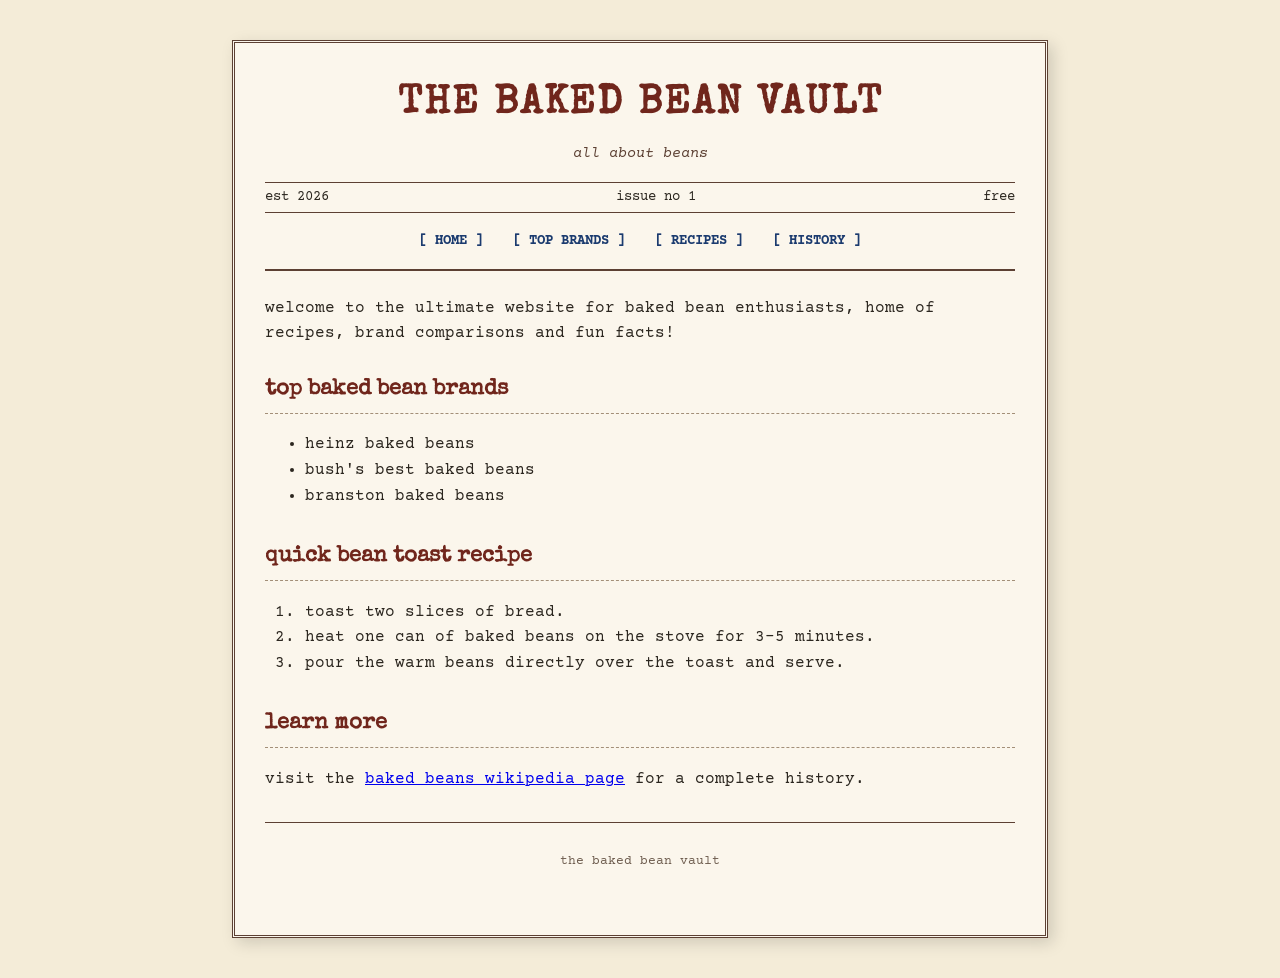
<file: index.html>
<!DOCTYPE html>
<html>
<head>
    <title>the baked bean vault</title>
   <!-- styles -->
    <link rel=stylesheet href=style.css>
</head>
 <body>

    <div class="wrapper" >
        
        <header>
            <h1>the baked bean vault</h1>
          <p class="tagline">all about beans</p>
            <div class="date-bar">
                <span>est 2026</span>
              <span>issue no 1</span>
               <span>free</span>
            </div>
            <nav>
 <a href="index.html">[ home ]</a>
                <a href="brands.html">[ top brands ]</a>
     <a href="recipes.html">[ recipes ]</a>
                <a href=history.html>[ history ]</a>
            </nav>
        </header>

        <main>
       <p>welcome to the ultimate website for baked bean enthusiasts, home of recipes, brand comparisons and fun facts!</p>

            <section id="brands">
            <h2>top baked bean brands</h2>
                <ul>
            <li>heinz baked beans</li>
                  <li>bush's best baked beans</li>
              <li>branston baked beans</li>
                </ul>
            </section>

   <section id=recipe>
                <h2>quick bean toast recipe</h2>
                <ol>
                    <li>toast two slices of bread.</li>
               <li>heat one can of baked beans on the stove for 3–5 minutes.</li>
                    <li>pour the warm beans directly over the toast and serve.
                </ol>
            </section>

            <section id="history">
                <h2>learn more</h2>
         <p>visit the <a href="https://en.wikipedia.org/wiki/Baked_beans" target=_blank>baked beans wikipedia page</a> for a complete history.</p>
            </section>
        </main>

        <footer>
            <p>the baked bean vault</p>
<br>
        </footer>

    </div>

</body>
</html>
</file>
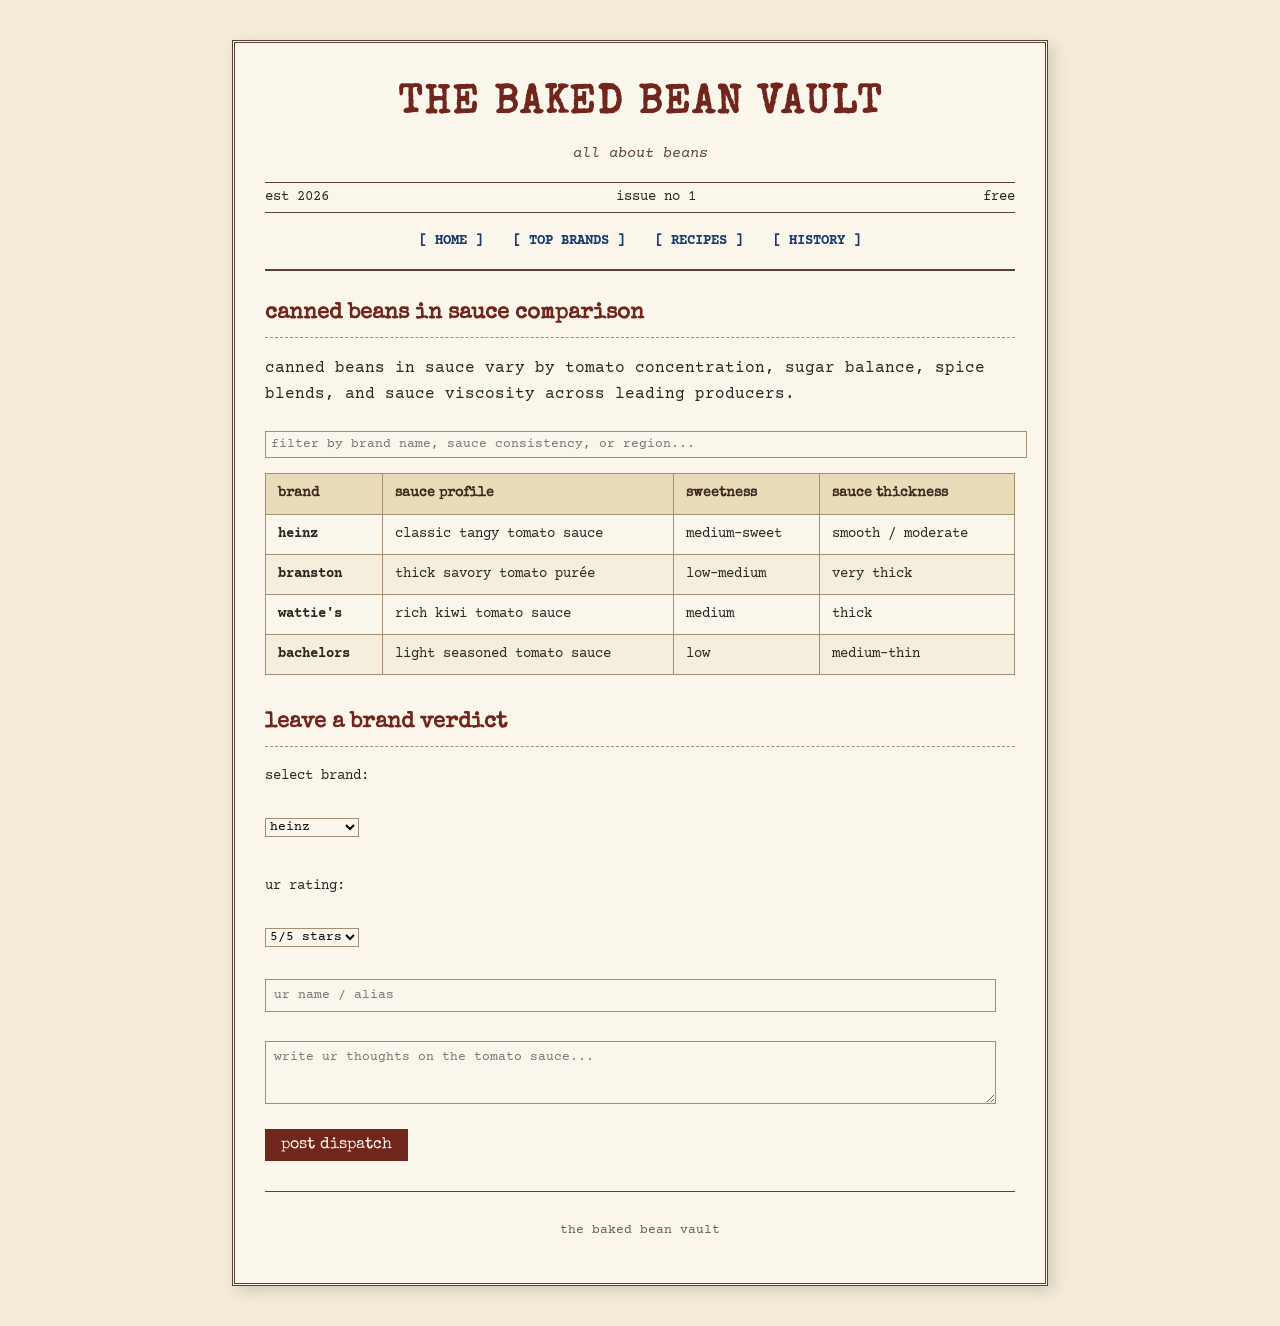
<file: brands.html>
<!DOCTYPE html>
<html>
<head>
    <title>brands - the baked bean vault</title>
    <link rel=stylesheet href=style.css>
</head>
 <body>

    <div class="wrapper">
        
        <header>
            <h1>the baked bean vault</h1>
            <p class="tagline">all about beans</p>
            <div class="date-bar">
                <span>est 2026</span>
                <span>issue no 1</span>
                <span>free</span>
            </div>
            <nav>
                <a href="index.html">[ home ]</a>
                <a href="brands.html">[ top brands ]</a>
                <a href="recipes.html">[ recipes ]</a>
                <a href=history.html>[ history ]</a>
            </nav>
        </header>

        <main>
            <h2>canned beans in sauce comparison</h2>
            <p>canned beans in sauce vary by tomato concentration, sugar balance, spice blends, and sauce viscosity across leading producers.</p>

            <div style="margin-bottom: 15px; margin-top: 20px;">
                <input type=text id="search-input" placeholder="filter by brand name, sauce consistency, or region..." style="background:#fbf6ec; border:1px solid #a38f78; font-family:'Courier Prime', monospace; width: 100%; padding: 5px;">
            </div>

            <table>
                <thead>
                    <tr>
                        <th>brand</th>
                        <th>sauce profile</th>
                        <th>sweetness</th>
                        <th>sauce thickness</th>
                    </tr>
                </thead>
                <tbody>
                    <tr>
                        <td><b>heinz</b></td>
                        <td>classic tangy tomato sauce</td>
                        <td>medium-sweet</td>
                        <td>smooth / moderate</td>
                    </tr>
                    <tr>
                        <td><b>branston</b></td>
                        <td>thick savory tomato purée</td>
                        <td>low-medium</td>
                        <td>very thick</td>
                    </tr>
                    <tr>
                        <td><b>wattie's</b></td>
                        <td>rich kiwi tomato sauce</td>
                        <td>medium</td>
                        <td>thick</td>
                    </tr>
                    <tr>
                        <td><b>bachelors</b></td>
                        <td>light seasoned tomato sauce</td>
                        <td>low</td>
                        <td>medium-thin</td>
                    </tr>
                </tbody>
            </table>

            <section id=review-section style="margin-top: 30px;">
                <h2>leave a brand verdict</h2>
                
                <label>select brand:</label><br>
                <select id="brand-select" style="background:#fbf6ec; border:1px solid #a38f78; font-family:'Courier Prime', monospace;">
                    <option value="heinz">heinz</option>
                    <option value="branston">branston</option>
                    <option value="watties">wattie's</option>
                    <option value="bachelors">bachelors</option>
                </select><br><br>

                <label>ur rating:</label><br>
                <select id="star-select" style="background:#fbf6ec; border:1px solid #a38f78; font-family:'Courier Prime', monospace;">
                    <option value="⭐⭐⭐⭐⭐">5/5 stars</option>
                    <option value="⭐⭐⭐⭐">4/5 stars</option>
                    <option value="⭐⭐⭐">3/5 stars</option>
                    <option value="⭐⭐">2/5 stars</option>
                    <option value="⭐">1/5 star</option>
                </select><br><br>

                <input type=text id="reviewer-name" placeholder="ur name / alias"><br><br>
                <textarea id="review-text" rows=3 placeholder="write ur thoughts on the tomato sauce..."></textarea><br>
                <button type=button onclick="addReview()">post dispatch</button>

                <div id="review-wall" style="margin-top: 20px;">
                </div>
            </section>
        </main>

        <footer>
            <p>the baked bean vault</p>
        </footer>

    </div>

    <script src="js/script.js"></script>
</body>
</html>
</file>
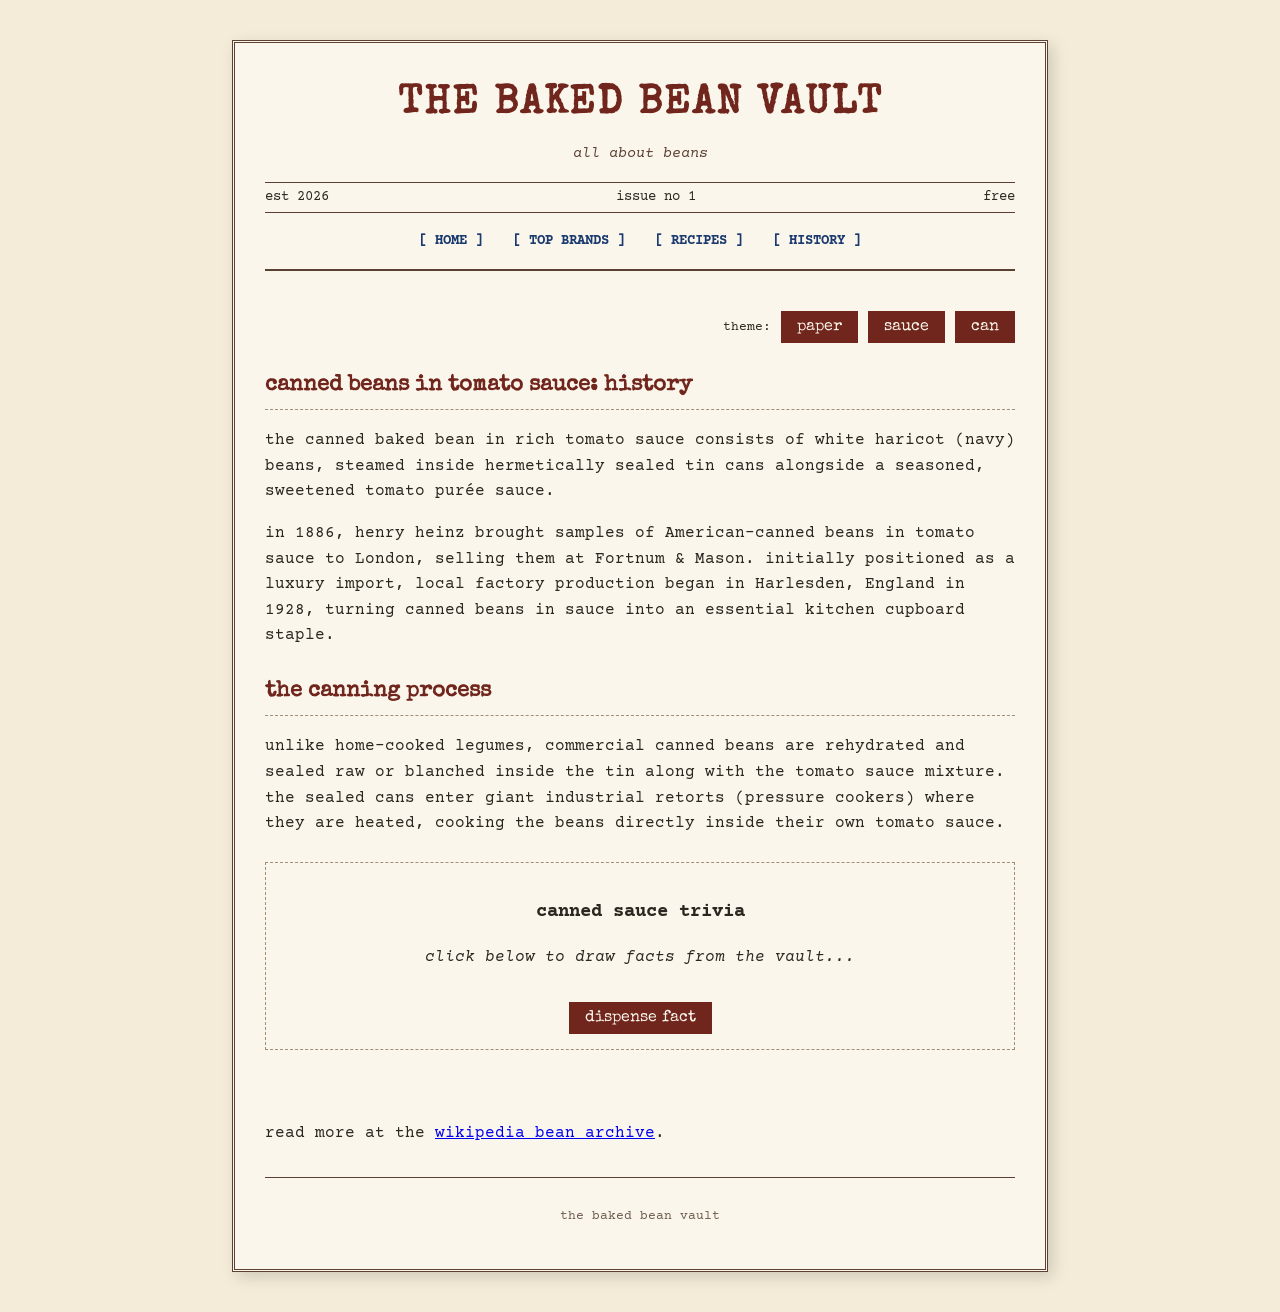
<file: history.html>
<!DOCTYPE html>
<html>
<head>
    <title>history - the baked bean vault</title>
    <link rel=stylesheet href=style.css>
</head>
 <body>

    <div class="wrapper">
        
        <header>
            <h1>the baked bean vault</h1>
            <p class="tagline">all about beans</p>
            <div class="date-bar">
                <span>est 2026</span>
                <span>issue no 1</span>
                <span>free</span>
            </div>
            <nav>
                <a href="index.html">[ home ]</a>
                <a href="brands.html">[ top brands ]</a>
                <a href="recipes.html">[ recipes ]</a>
                <a href=history.html>[ history ]</a>
            </nav>
        </header>

        <main>
            <div style="text-align: right; margin-bottom: 10px;">
                <small>theme:</small>
                <button type=button onclick="setVaultTheme('default')">paper</button>
                <button type=button onclick="setVaultTheme('sauce')">sauce</button>
                <button type=button onclick="setVaultTheme('can')">can</button>
            </div>

            <h2>canned beans in tomato sauce: history</h2>
            <p>the canned baked bean in rich tomato sauce consists of white haricot (navy) beans, steamed inside hermetically sealed tin cans alongside a seasoned, sweetened tomato purée sauce.</p>

            <p>in 1886, henry heinz brought samples of American-canned beans in tomato sauce to London, selling them at Fortnum & Mason. initially positioned as a luxury import, local factory production began in Harlesden, England in 1928, turning canned beans in sauce into an essential kitchen cupboard staple.</p>

            <h2>the canning process</h2>
            <p>unlike home-cooked legumes, commercial canned beans are rehydrated and sealed raw or blanched inside the tin along with the tomato sauce mixture. the sealed cans enter giant industrial retorts (pressure cookers) where they are heated, cooking the beans directly inside their own tomato sauce.</p>

            <section id="fact-generator" style="text-align: center; border: 1px dashed #a38f78; padding: 15px; margin-top: 25px;">
                <h3>canned sauce trivia</h3>
                <p id="fact-display"><i>click below to draw facts from the vault...</i></p>
                <button type=button onclick="getNewFact()">dispense fact</button>
            </section>

            <br>
            <p>read more at the <a href="https://en.wikipedia.org/wiki/Baked_beans" target=_blank>wikipedia bean archive</a>.</p>
        </main>

        <footer>
            <p>the baked bean vault</p>
        </footer>

    </div>

    <script src="js/script.js"></script>
</body>
</html>
</file>
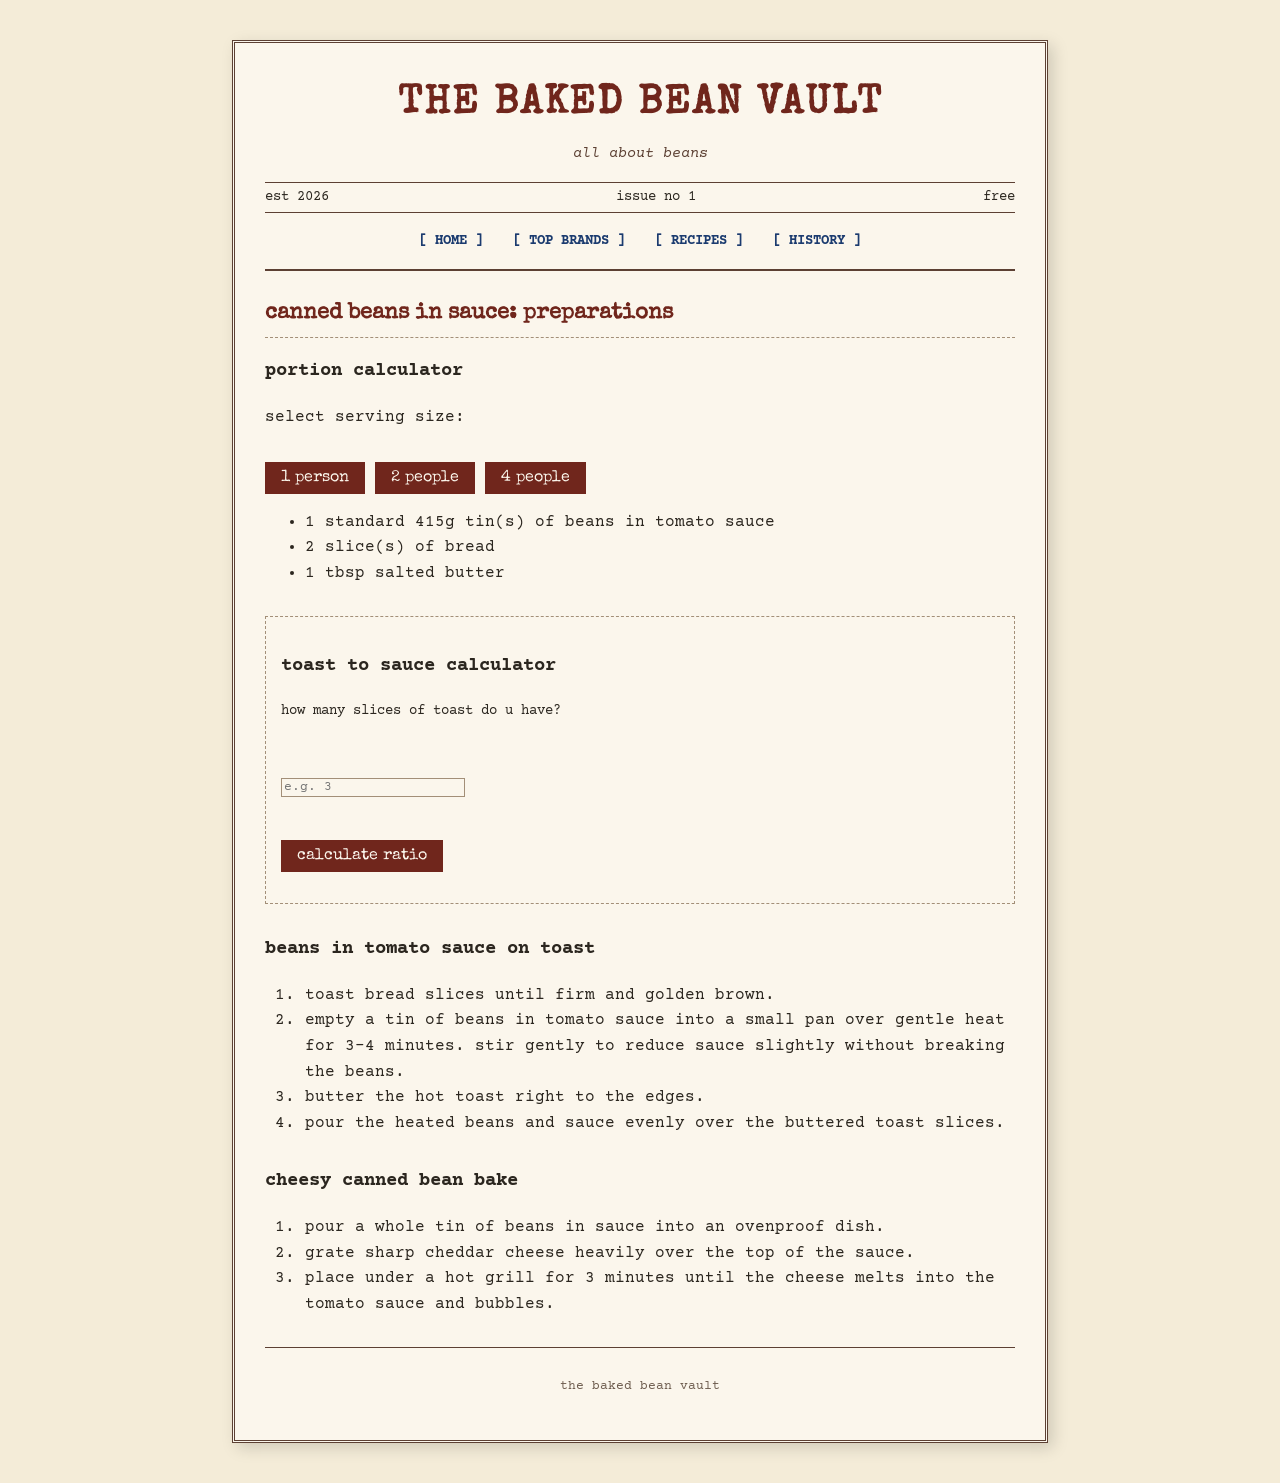
<file: recipes.html>
<!DOCTYPE html>
<html>
<head>
    <title>recipes - the baked bean vault</title>
    <link rel=stylesheet href=style.css>
</head>
 <body>

    <div class="wrapper">
        
        <header>
            <h1>the baked bean vault</h1>
            <p class="tagline">all about beans</p>
            <div class="date-bar">
                <span>est 2026</span>
                <span>issue no 1</span>
                <span>free</span>
            </div>
            <nav>
                <a href="index.html">[ home ]</a>
                <a href="brands.html">[ top brands ]</a>
                <a href="recipes.html">[ recipes ]</a>
                <a href=history.html>[ history ]</a>
            </nav>
        </header>

        <main>
            <h2>canned beans in sauce: preparations</h2>

            <section id=recipe-scaler>
                <h3>portion calculator</h3>
                <p>select serving size:</p>
                <button type=button onclick="scaleBeans(1)">1 person</button>
                <button type=button onclick="scaleBeans(2)">2 people</button>
                <button type=button onclick="scaleBeans(4)">4 people</button>

                <ul>
                    <li><span id=can-count>1</span> standard 415g tin(s) of beans in tomato sauce</li>
                    <li><span id=slice-count>2</span> slice(s) of bread</li>
                    <li><span id=butter-count>1</span> tbsp salted butter</li>
                </ul>
            </section>

            <section id=custom-ratio style="border: 1px dashed #a38f78; padding: 15px; margin-top: 20px;">
                <h3>toast to sauce calculator</h3>
                <label>how many slices of toast do u have?</label><br><br>
                <input type=number id="bread-input" placeholder="e.g. 3" style="background:#fbf6ec; border:1px solid #a38f78; font-family:'Courier Prime', monospace;"><br><br>
                <button type=button onclick="calculateToastRatio()">calculate ratio</button>
                <p id="ratio-result" style="margin-top: 10px; font-style: italic;"></p>
            </section>

            <section id=recipe1 style="margin-top: 25px;">
                <h3>beans in tomato sauce on toast</h3>
                <ol>
                    <li>toast bread slices until firm and golden brown.</li>
                    <li>empty a tin of beans in tomato sauce into a small pan over gentle heat for 3-4 minutes. stir gently to reduce sauce slightly without breaking the beans.</li>
                    <li>butter the hot toast right to the edges.</li>
                    <li>pour the heated beans and sauce evenly over the buttered toast slices.</li>
                </ol>
            </section>

            <section id=recipe2 style="margin-top: 25px;">
                <h3>cheesy canned bean bake</h3>
                <ol>
                    <li>pour a whole tin of beans in sauce into an ovenproof dish.</li>
                    <li>grate sharp cheddar cheese heavily over the top of the sauce.</li>
                    <li>place under a hot grill for 3 minutes until the cheese melts into the tomato sauce and bubbles.</li>
                </ol>
            </section>
        </main>

        <footer>
            <p>the baked bean vault</p>
        </footer>

    </div>

    <script src="js/script.js"></script>
</body>
</html>
</file>
